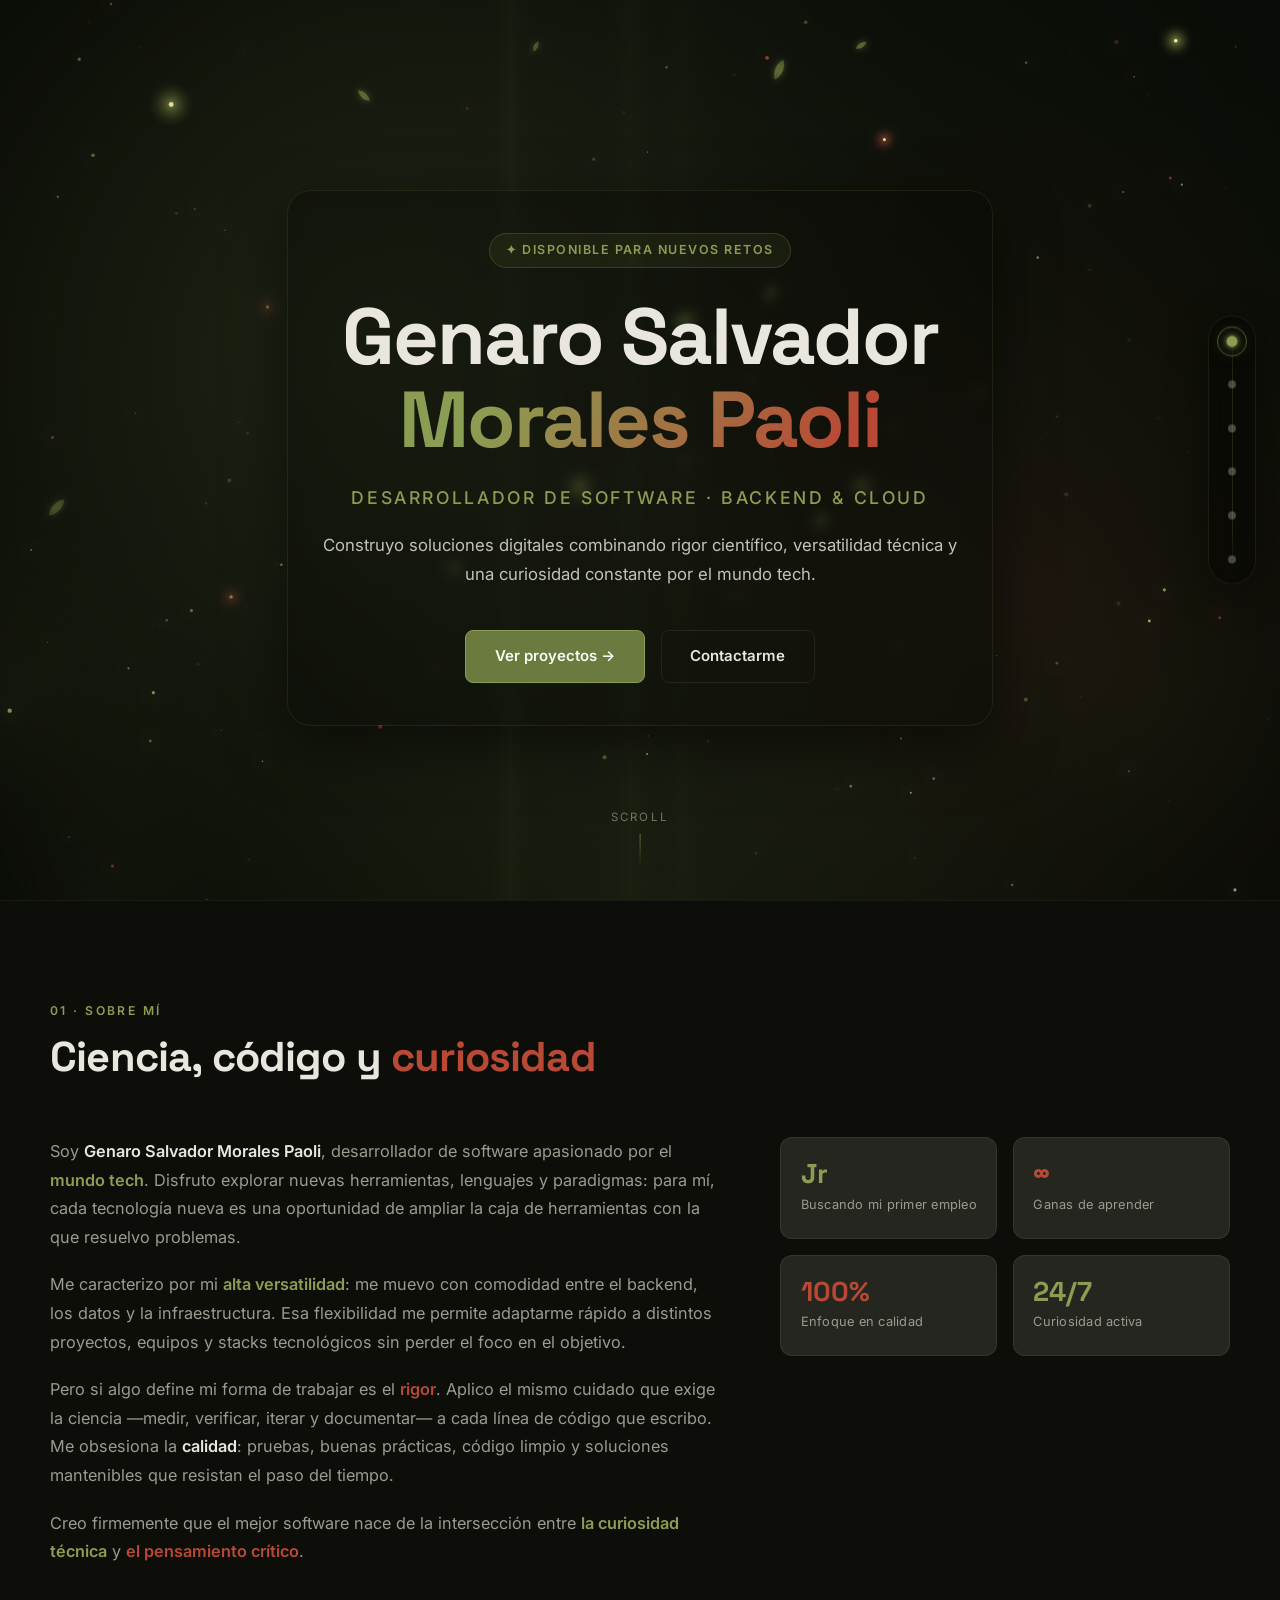
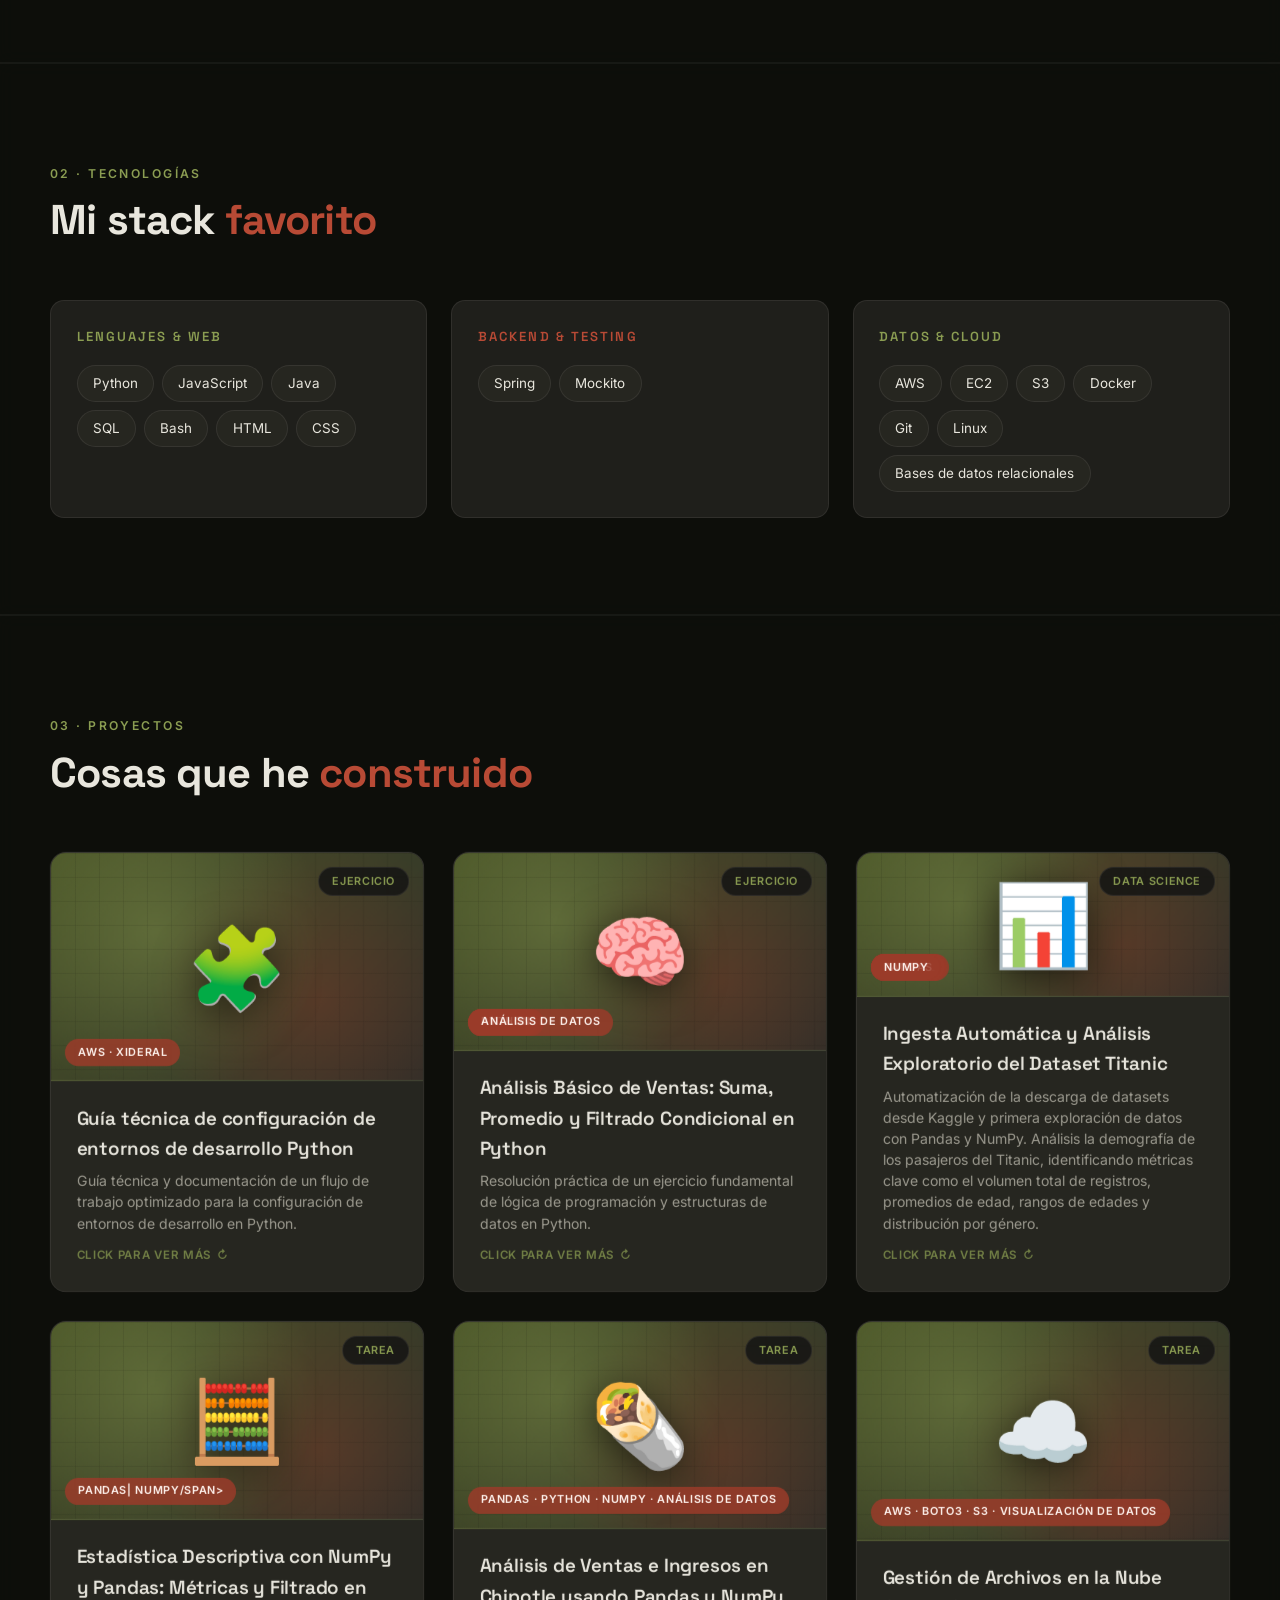
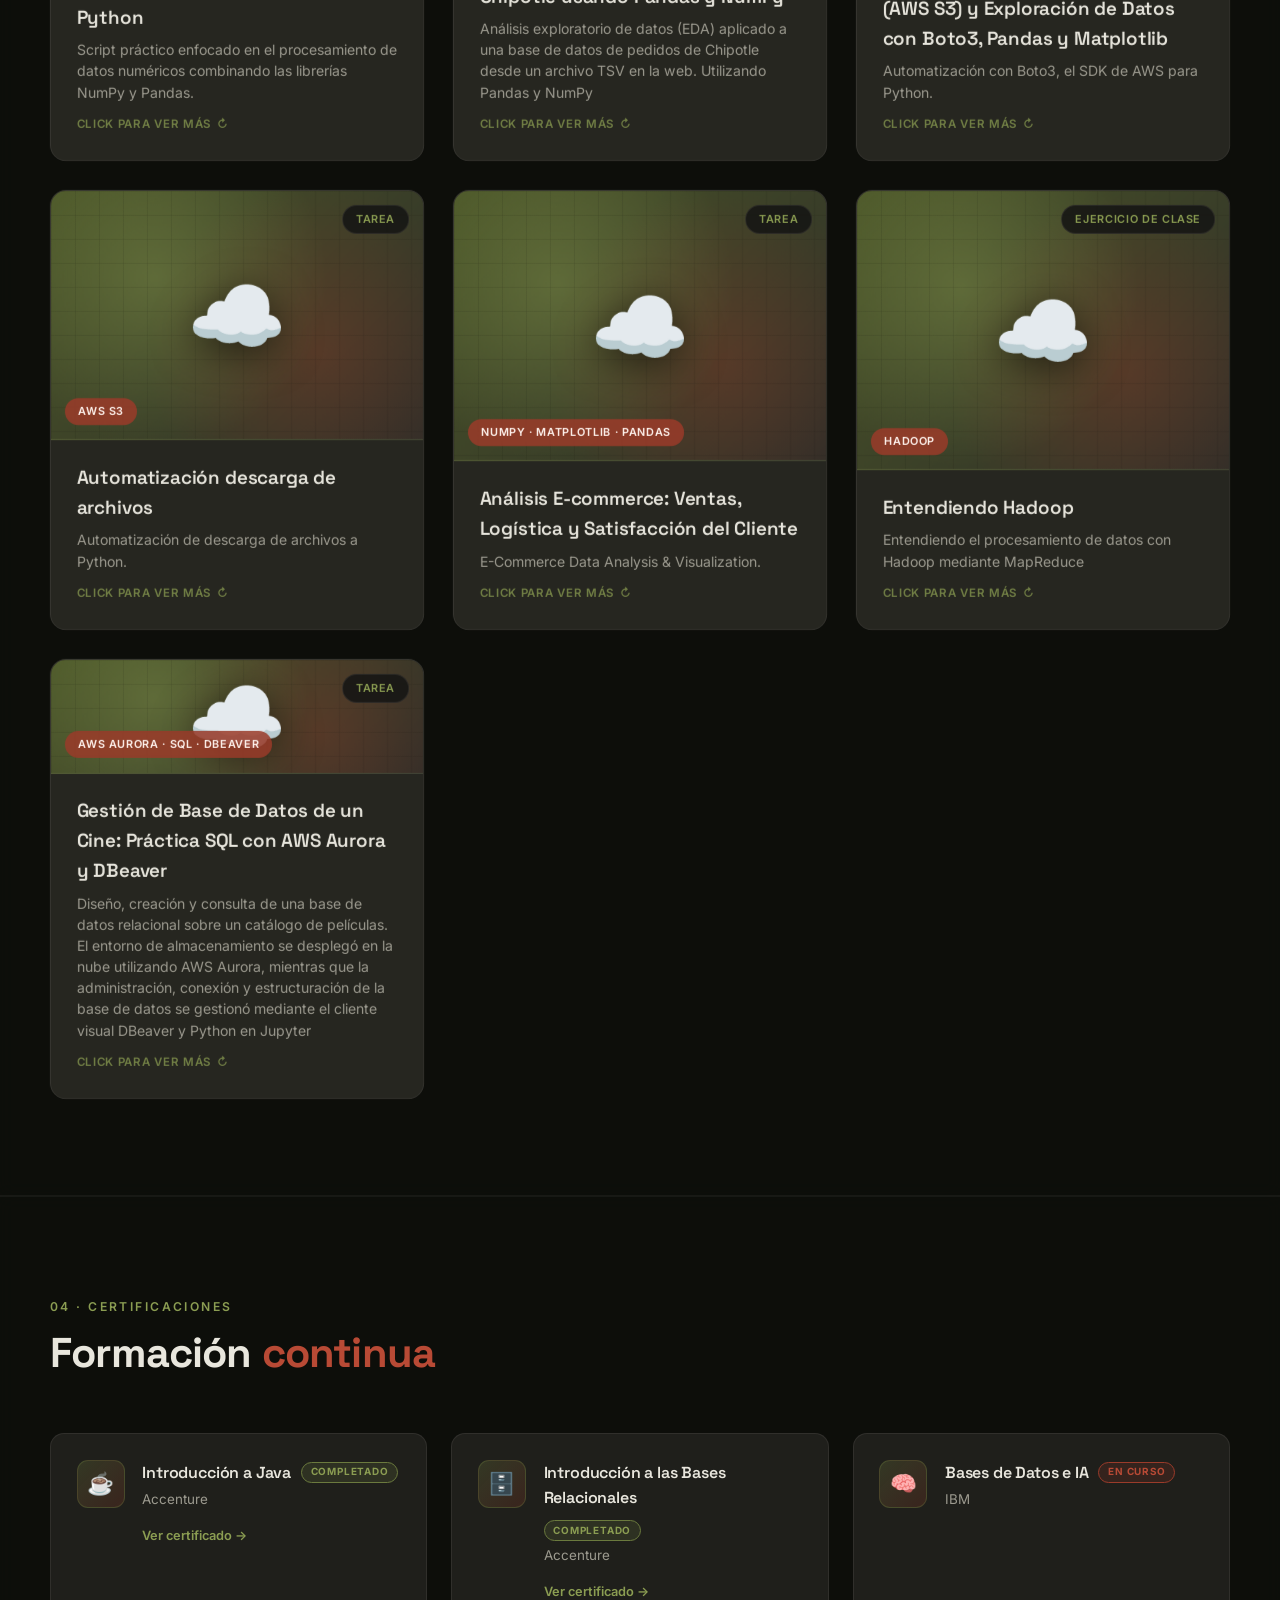
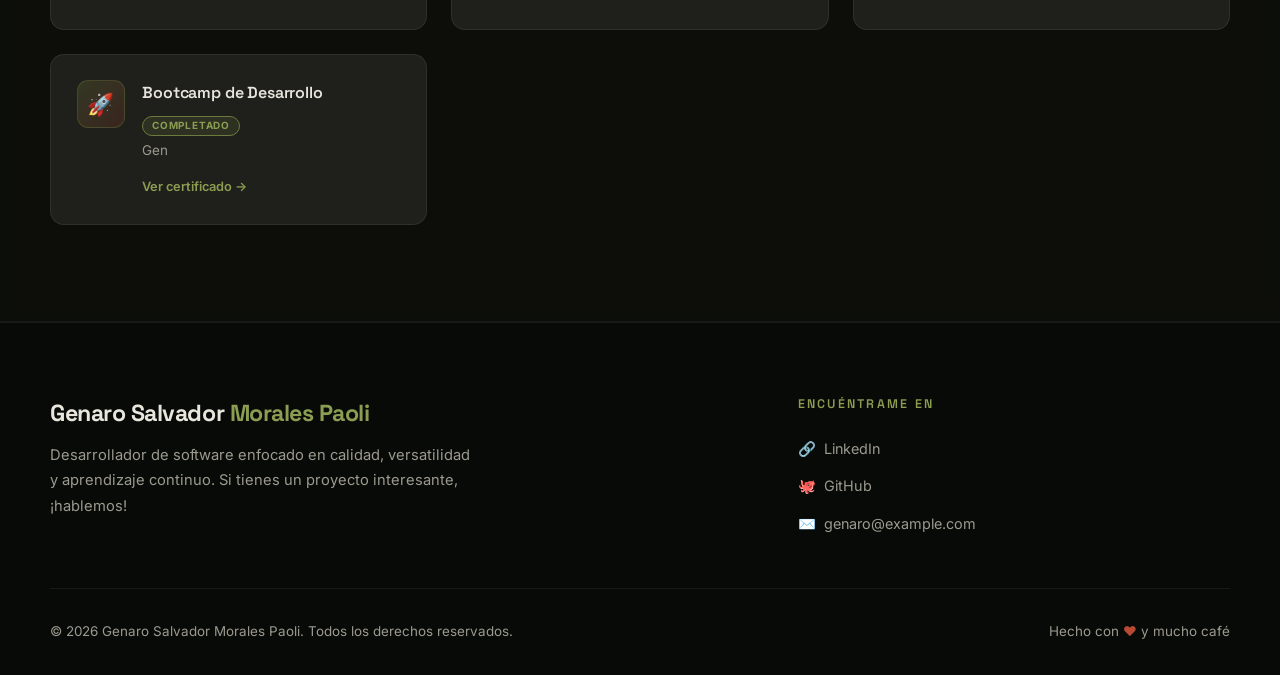
<file: index.html>
<!DOCTYPE html>
<html lang="es">
<head>
<meta charset="UTF-8">
<meta name="viewport" content="width=device-width, initial-scale=1.0">
<title>Genaro Salvador Morales Paoli · Portafolio</title>
<link rel="preconnect" href="https://fonts.googleapis.com">
<link rel="preconnect" href="https://fonts.gstatic.com" crossorigin>
<link href="https://fonts.googleapis.com/css2?family=Space+Grotesk:wght@400;500;600;700&family=Inter:wght@300;400;500;600&display=swap" rel="stylesheet">
<style>
  * { margin: 0; padding: 0; box-sizing: border-box; }

  :root {
    --olive: #6B7A3E;
    --olive-light: #8B9D52;
    --olive-dark: #4A5528;
    --black: #171714;
    --black-soft: #1F1F1B;
    --black-card: #262620;
    --black-elev: #2E2E28;
    --brick: #9B3B2A;
    --brick-light: #B84A35;
    --brick-dark: #6E2A1E;
    --text: #E8E6DD;
    --text-muted: #9C9A8F;
    --border: rgba(232, 230, 221, 0.08);
    --border-olive: rgba(107, 122, 62, 0.35);
    --border-brick: rgba(155, 59, 42, 0.4);
  }

  html { scroll-behavior: smooth; }
  body {
    font-family: 'Inter', sans-serif;
    background: #060705;
    color: var(--text);
    line-height: 1.6;
    overflow-x: hidden;
    -webkit-font-smoothing: antialiased;
    position: relative;
  }
  a { color: inherit; text-decoration: none; }
  img { max-width: 100%; display: block; }

  /* ============ CANVAS GLOBAL ============ */
  #gardenCanvas {
    position: fixed;
    top: 0; left: 0;
    width: 100vw;
    height: 100vh;
    display: block;
    z-index: 0;
    pointer-events: none;
  }

  /* ============ SIDE NAV (PESTAÑAS DERECHA) ============ */
  .side-nav {
    position: fixed;
    right: 1.5rem;
    top: 50%;
    transform: translateY(-50%);
    z-index: 90;
    display: flex;
    flex-direction: column;
    gap: 0.85rem;
    padding: 0.6rem 0.5rem;
    background: rgba(6, 7, 5, 0.55);
    backdrop-filter: blur(14px);
    -webkit-backdrop-filter: blur(14px);
    border: 1px solid rgba(107, 122, 62, 0.18);
    border-radius: 100px;
    box-shadow: 0 10px 40px rgba(0, 0, 0, 0.4);
  }
  .side-nav-item {
    position: relative;
    display: flex;
    align-items: center;
    justify-content: center;
    width: 30px;
    height: 30px;
    border-radius: 50%;
    cursor: pointer;
    transition: all 0.3s ease;
  }
  .side-nav-dot {
    width: 8px;
    height: 8px;
    border-radius: 50%;
    background: rgba(232, 230, 221, 0.28);
    transition: all 0.3s ease;
    position: relative;
  }
  .side-nav-item:hover .side-nav-dot {
    background: var(--olive-light);
    transform: scale(1.4);
    box-shadow: 0 0 12px rgba(139, 157, 82, 0.8);
  }
  .side-nav-item.active .side-nav-dot {
    background: var(--olive-light);
    box-shadow: 0 0 14px rgba(139, 157, 82, 0.9), 0 0 4px rgba(139, 157, 82, 1);
    transform: scale(1.35);
  }
  .side-nav-item.active::after {
    content: '';
    position: absolute;
    inset: 0;
    border-radius: 50%;
    border: 1px solid rgba(139, 157, 82, 0.5);
    animation: sidePulse 2s ease-in-out infinite;
  }
  @keyframes sidePulse {
    0%, 100% { transform: scale(1); opacity: 0.7; }
    50% { transform: scale(1.25); opacity: 0.15; }
  }

  .side-nav-label {
    position: absolute;
    right: calc(100% + 14px);
    top: 50%;
    transform: translateY(-50%) translateX(6px);
    padding: 0.35rem 0.8rem;
    background: rgba(6, 7, 5, 0.92);
    backdrop-filter: blur(8px);
    border: 1px solid rgba(139, 157, 82, 0.3);
    border-radius: 8px;
    font-size: 0.76rem;
    font-weight: 500;
    color: var(--text);
    white-space: nowrap;
    opacity: 0;
    pointer-events: none;
    transition: all 0.28s ease;
    letter-spacing: 0.02em;
  }
  .side-nav-item:hover .side-nav-label,
  .side-nav-item.label-show .side-nav-label {
    opacity: 1;
    transform: translateY(-50%) translateX(0);
  }

  .side-nav::before {
    content: '';
    position: absolute;
    top: 1.1rem;
    bottom: 1.1rem;
    left: 50%;
    width: 1px;
    background: linear-gradient(to bottom,
      transparent,
      rgba(107, 122, 62, 0.25) 15%,
      rgba(107, 122, 62, 0.25) 85%,
      transparent);
    z-index: -1;
  }

  /* ============ SECCIONES ============ */
  section {
    padding: 6rem 2rem;
    position: relative;
    z-index: 2;
  }
  .container { max-width: 1180px; margin: 0 auto; }

  .hero {
    min-height: 100vh;
    display: flex;
    align-items: center;
    justify-content: center;
    padding: 5rem 2rem 4rem;
    position: relative;
    z-index: 2;
  }

  #sobre-mi,
  #tecnologias,
  #proyectos,
  #certificaciones {
    background: rgba(15, 17, 13, 0.82);
    backdrop-filter: blur(8px);
    -webkit-backdrop-filter: blur(8px);
    border-top: 1px solid rgba(232, 230, 221, 0.05);
    border-bottom: 1px solid rgba(232, 230, 221, 0.05);
  }

  footer {
    position: relative;
    z-index: 2;
    background: rgba(10, 12, 9, 0.88);
    backdrop-filter: blur(10px);
    -webkit-backdrop-filter: blur(10px);
    border-top: 1px solid var(--border);
    padding: 4.5rem 2rem 2rem;
  }

  /* ============ HERO CONTENT ============ */
  .hero-content {
    position: relative;
    z-index: 3;
    text-align: center;
    max-width: 940px;
    background: rgba(6, 7, 5, 0.35);
    backdrop-filter: blur(6px);
    -webkit-backdrop-filter: blur(6px);
    padding: 2.6rem 2rem;
    border-radius: 24px;
    border: 1px solid rgba(107, 122, 62, 0.18);
    box-shadow: 0 20px 60px rgba(0, 0, 0, 0.5);
  }
  .hero-badge {
    display: inline-block;
    padding: 0.4rem 1rem;
    border: 1px solid var(--border-olive);
    border-radius: 100px;
    font-size: 0.78rem;
    color: var(--olive-light);
    background: rgba(107, 122, 62, 0.12);
    margin-bottom: 1.8rem;
    letter-spacing: 0.12em;
    text-transform: uppercase;
    font-weight: 600;
  }
  .hero h1 {
    font-family: 'Space Grotesk', sans-serif;
    font-size: clamp(2.4rem, 6.2vw, 5rem);
    font-weight: 700;
    line-height: 1.04;
    letter-spacing: -0.025em;
    margin-bottom: 1.4rem;
  }
  .hero h1 .gradient {
    background: linear-gradient(120deg, var(--olive-light) 20%, var(--brick-light) 90%);
    -webkit-background-clip: text;
    -webkit-text-fill-color: transparent;
    background-clip: text;
  }
  .hero-role {
    font-size: clamp(0.92rem, 1.6vw, 1.1rem);
    color: var(--olive-light);
    font-weight: 500;
    letter-spacing: 0.15em;
    text-transform: uppercase;
    margin-bottom: 1.2rem;
  }
  .hero-desc {
    font-size: 1.05rem;
    color: #C4C2B8;
    max-width: 640px;
    margin: 0 auto 2.6rem;
    line-height: 1.7;
  }
  .hero-actions {
    display: flex;
    gap: 1rem;
    justify-content: center;
    flex-wrap: wrap;
  }
  .btn {
    padding: 0.85rem 1.8rem;
    border-radius: 8px;
    font-size: 0.94rem;
    font-weight: 600;
    transition: all 0.25s ease;
    display: inline-flex;
    align-items: center;
    gap: 0.5rem;
    cursor: pointer;
    border: 1px solid transparent;
  }
  .btn-primary {
    background: var(--olive);
    color: #FAFAF5;
    border-color: var(--olive-light);
  }
  .btn-primary:hover {
    background: var(--olive-light);
    transform: translateY(-2px);
    box-shadow: 0 10px 28px rgba(107, 122, 62, 0.4);
  }
  .btn-ghost {
    background: transparent;
    color: var(--text);
    border-color: var(--border);
  }
  .btn-ghost:hover {
    border-color: var(--brick);
    color: var(--brick-light);
    transform: translateY(-2px);
  }

  .scroll-hint {
    position: absolute;
    bottom: 2rem;
    left: 50%;
    transform: translateX(-50%);
    z-index: 3;
    display: flex;
    flex-direction: column;
    align-items: center;
    gap: 0.5rem;
    font-size: 0.72rem;
    letter-spacing: 0.2em;
    text-transform: uppercase;
    color: var(--text-muted);
    opacity: 0.7;
  }
  .scroll-hint .line {
    width: 1px;
    height: 34px;
    background: linear-gradient(to bottom, var(--olive-light), transparent);
    animation: scrollPulse 2s ease-in-out infinite;
  }
  @keyframes scrollPulse {
    0%, 100% { transform: scaleY(1); opacity: 0.7; }
    50% { transform: scaleY(0.5); opacity: 0.3; }
  }

  /* ============ HEADERS ============ */
  .section-header { margin-bottom: 3.5rem; }
  .section-tag {
    display: inline-block;
    font-size: 0.76rem;
    letter-spacing: 0.2em;
    text-transform: uppercase;
    color: var(--olive-light);
    margin-bottom: 0.8rem;
    font-weight: 600;
  }
  .section-title {
    font-family: 'Space Grotesk', sans-serif;
    font-size: clamp(1.8rem, 3.6vw, 2.6rem);
    font-weight: 700;
    letter-spacing: -0.02em;
    line-height: 1.15;
  }
  .section-title .accent { color: var(--brick-light); }

  /* ============ SOBRE MÍ ============ */
  .about-grid {
    display: grid;
    grid-template-columns: 1.5fr 1fr;
    gap: 3.5rem;
    align-items: start;
  }
  .about-text p {
    color: var(--text-muted);
    font-size: 1.02rem;
    margin-bottom: 1.2rem;
    line-height: 1.75;
  }
  .about-text p:last-child { margin-bottom: 0; }
  .about-text strong { color: var(--text); font-weight: 600; }
  .hl-olive { color: var(--olive-light); font-weight: 600; }
  .hl-brick { color: var(--brick-light); font-weight: 600; }

  .about-facts { display: grid; grid-template-columns: 1fr 1fr; gap: 1rem; }
  .fact-card {
    background: var(--black-card);
    border: 1px solid var(--border);
    border-radius: 12px;
    padding: 1.4rem 1.2rem;
    transition: all 0.25s ease;
  }
  .fact-card:hover {
    border-color: var(--border-olive);
    transform: translateY(-3px);
    background: var(--black-elev);
  }
  .fact-card .fact-num {
    font-family: 'Space Grotesk', sans-serif;
    font-size: 1.7rem;
    font-weight: 700;
    color: var(--olive-light);
    line-height: 1;
    margin-bottom: 0.45rem;
  }
  .fact-card:nth-child(2) .fact-num,
  .fact-card:nth-child(3) .fact-num { color: var(--brick-light); }
  .fact-card .fact-label { font-size: 0.8rem; color: var(--text-muted); letter-spacing: 0.02em; }

  /* ============ TECNOLOGÍAS ============ */
  .tech-categories {
    display: grid;
    grid-template-columns: repeat(auto-fit, minmax(280px, 1fr));
    gap: 1.5rem;
  }
  .tech-cat {
    background: var(--black-soft);
    border: 1px solid var(--border);
    border-radius: 14px;
    padding: 1.6rem;
    transition: border-color 0.25s;
  }
  .tech-cat:hover { border-color: var(--border-olive); }
  .tech-cat h3 {
    font-family: 'Space Grotesk', sans-serif;
    font-size: 0.82rem;
    text-transform: uppercase;
    letter-spacing: 0.16em;
    color: var(--olive-light);
    margin-bottom: 1.1rem;
    font-weight: 600;
  }
  .tech-cat:nth-child(even) h3 { color: var(--brick-light); }
  .tech-pills { display: flex; flex-wrap: wrap; gap: 0.5rem; }
  .pill {
    padding: 0.42rem 0.95rem;
    background: var(--black-card);
    border: 1px solid var(--border);
    border-radius: 100px;
    font-size: 0.84rem;
    color: var(--text);
    transition: all 0.2s ease;
    cursor: default;
  }
  .pill:hover { border-color: var(--olive); color: var(--olive-light); transform: translateY(-2px); }
  .pill.brick:hover { border-color: var(--brick); color: var(--brick-light); }

  /* ============ PROYECTOS — FLIP CARDS ============ */
  .projects-grid {
    display: grid;
    grid-template-columns: repeat(auto-fit, minmax(320px, 1fr));
    gap: 1.8rem;
  }
  .project-card {
    perspective: 1600px;
    height: 440px;
    cursor: pointer;
    transition: translate 0.35s ease;
  }
  .project-card:hover { translate: 0 -6px; }

  .project-card-inner {
    position: relative;
    width: 100%;
    height: 100%;
    transition: transform 0.9s cubic-bezier(0.4, 0, 0.2, 1);
    transform-style: preserve-3d;
    -webkit-transform-style: preserve-3d;
  }
  .project-card.flipped .project-card-inner {
    transform: rotateY(180deg);
  }

  .project-face {
    position: absolute;
    inset: 0;
    border-radius: 16px;
    overflow: hidden;
    display: flex;
    flex-direction: column;
    background: var(--black-card);
    border: 1px solid var(--border);
    transition: border-color 0.3s ease, box-shadow 0.3s ease;
    backface-visibility: hidden;
    -webkit-backface-visibility: hidden;
    transform-style: preserve-3d;
    -webkit-transform-style: preserve-3d;
    will-change: transform;
  }

  .project-cover::before,
  .project-cover::after,
  .project-back-cover::before {
    backface-visibility: hidden;
    -webkit-backface-visibility: hidden;
  }

  .project-front {
    transform: rotateY(0deg) translateZ(1px);
    z-index: 2;
  }
  .project-back {
    transform: rotateY(180deg) translateZ(1px);
    z-index: 1;
    background: linear-gradient(160deg, #22221d 0%, #1a1a16 100%);
    border-color: rgba(139, 157, 82, 0.25) !important;
    padding: 1.5rem 1.5rem 1.6rem;
  }
  .project-card:hover .project-face {
    border-color: var(--border-olive);
    box-shadow: 0 22px 44px rgba(0, 0, 0, 0.5);
  }
  .project-card:hover .project-back {
    border-color: rgba(139, 157, 82, 0.55) !important;
  }

  /* Portada (frontal) */
  .project-cover {
    flex: 1;
    position: relative;
    overflow: hidden;
    display: flex;
    align-items: center;
    justify-content: center;
    background: linear-gradient(135deg, var(--olive-dark), var(--black-elev));
    border-bottom: 1px solid var(--border);
  }
  .project-cover::before {
    content: '';
    position: absolute;
    inset: 0;
    background-image:
      radial-gradient(circle at 28% 35%, rgba(139, 157, 82, 0.4), transparent 55%),
      radial-gradient(circle at 72% 65%, rgba(155, 59, 42, 0.32), transparent 55%);
  }
  .project-cover::after {
    content: '';
    position: absolute;
    inset: 0;
    background-image:
      linear-gradient(rgba(23, 23, 20, 0.15) 1px, transparent 1px),
      linear-gradient(90deg, rgba(23, 23, 20, 0.15) 1px, transparent 1px);
    background-size: 24px 24px;
    opacity: 0.6;
  }
  .cover-icon {
    font-size: 5rem;
    position: relative;
    z-index: 2;
    filter: drop-shadow(0 8px 20px rgba(0, 0, 0, 0.6));
    transition: transform 0.5s ease;
  }
  .project-card:hover .cover-icon {
    transform: scale(1.1) rotate(-4deg);
  }
  .cover-label {
    position: absolute;
    top: 0.9rem;
    right: 0.9rem;
    padding: 0.3rem 0.8rem;
    background: rgba(23, 23, 20, 0.9);
    border: 1px solid var(--border);
    border-radius: 100px;
    font-size: 0.68rem;
    color: var(--olive-light);
    letter-spacing: 0.06em;
    text-transform: uppercase;
    font-weight: 600;
    z-index: 3;
  }
  .cover-tag {
    position: absolute;
    bottom: 0.9rem;
    left: 0.9rem;
    padding: 0.3rem 0.8rem;
    background: rgba(155, 59, 42, 0.85);
    border-radius: 100px;
    font-size: 0.68rem;
    color: #FFF3EE;
    letter-spacing: 0.06em;
    text-transform: uppercase;
    font-weight: 600;
    z-index: 3;
  }

  /* Info en frontal */
  .project-front-info {
    padding: 1.4rem 1.6rem 1.5rem;
  }
  .project-front-info h3 {
    font-family: 'Space Grotesk', sans-serif;
    font-size: 1.18rem;
    font-weight: 600;
    margin-bottom: 0.4rem;
    letter-spacing: -0.01em;
  }
  .project-front-info p {
    color: var(--text-muted);
    font-size: 0.88rem;
    line-height: 1.5;
  }
  .click-hint {
    display: inline-flex;
    align-items: center;
    gap: 0.35rem;
    font-size: 0.72rem;
    color: var(--olive-light);
    margin-top: 0.8rem;
    letter-spacing: 0.06em;
    text-transform: uppercase;
    font-weight: 600;
    opacity: 0.75;
  }
  .click-hint .arrow {
    display: inline-block;
    animation: clickHint 1.8s ease-in-out infinite;
  }
  @keyframes clickHint {
    0%, 100% { transform: rotate(0deg); }
    50% { transform: rotate(90deg); }
  }

  /* Info en reverso */
  .project-back-cover {
    height: 90px;
    border-radius: 10px;
    margin-bottom: 1.1rem;
    background: linear-gradient(135deg, rgba(74, 85, 40, 0.5), rgba(23, 23, 20, 0.9));
    display: flex;
    align-items: center;
    justify-content: center;
    font-size: 2.6rem;
    position: relative;
    overflow: hidden;
    border: 1px solid rgba(139, 157, 82, 0.2);
    box-shadow: inset 0 0 20px rgba(0, 0, 0, 0.4);
  }
  .project-back-cover::before {
    content: '';
    position: absolute;
    inset: 0;
    background-image:
      radial-gradient(circle at 30% 40%, rgba(139, 157, 82, 0.35), transparent 60%),
      radial-gradient(circle at 70% 60%, rgba(155, 59, 42, 0.25), transparent 60%);
    pointer-events: none;
  }
  .project-back-cover span {
    position: relative;
    z-index: 2;
    filter: drop-shadow(0 4px 12px rgba(0, 0, 0, 0.5));
  }

  .project-back h3 {
    font-family: 'Space Grotesk', sans-serif;
    font-size: 1.15rem;
    font-weight: 600;
    margin-bottom: 0.5rem;
    letter-spacing: -0.01em;
  }
  .project-back p {
    color: var(--text-muted);
    font-size: 0.88rem;
    line-height: 1.6;
    margin-bottom: 1.2rem;
    flex: 1;
  }
  .project-back .btn-view {
    display: inline-flex;
    align-items: center;
    justify-content: center;
    gap: 0.4rem;
    padding: 0.7rem 1.3rem;
    background: var(--olive);
    color: #FAFAF5;
    border: 1px solid var(--olive-light);
    border-radius: 8px;
    font-size: 0.85rem;
    font-weight: 600;
    transition: all 0.25s ease;
    align-self: flex-start;
    cursor: pointer;
  }
  .project-back .btn-view:hover {
    background: var(--olive-light);
    transform: translateY(-2px);
    box-shadow: 0 8px 24px rgba(107, 122, 62, 0.45);
  }
  .back-close-hint {
    position: absolute;
    bottom: 1rem;
    right: 1.2rem;
    font-size: 0.7rem;
    color: var(--text-muted);
    letter-spacing: 0.08em;
    text-transform: uppercase;
    opacity: 0.6;
  }

  /* ============ CERTIFICACIONES ============ */
  .certs-grid {
    display: grid;
    grid-template-columns: repeat(auto-fit, minmax(300px, 1fr));
    gap: 1.5rem;
  }
  .cert-card {
    background: var(--black-soft);
    border: 1px solid var(--border);
    border-radius: 14px;
    padding: 1.6rem;
    display: flex;
    gap: 1.1rem;
    align-items: flex-start;
    transition: all 0.28s ease;
    position: relative;
  }
  .cert-card:hover {
    border-color: var(--border-brick);
    transform: translateY(-4px);
    background: var(--black-card);
    box-shadow: 0 14px 32px rgba(155, 59, 42, 0.15);
  }
  .cert-icon {
    flex-shrink: 0;
    width: 48px;
    height: 48px;
    border-radius: 11px;
    background: linear-gradient(135deg, rgba(107, 122, 62, 0.28), rgba(155, 59, 42, 0.22));
    border: 1px solid var(--border-olive);
    display: flex;
    align-items: center;
    justify-content: center;
    font-size: 1.35rem;
  }
  .cert-info { flex: 1; }
  .cert-header {
    display: flex;
    align-items: center;
    gap: 0.6rem;
    flex-wrap: wrap;
    margin-bottom: 0.25rem;
  }
  .cert-info h4 {
    font-family: 'Space Grotesk', sans-serif;
    font-size: 1rem;
    font-weight: 600;
    letter-spacing: -0.01em;
  }
  .cert-status {
    display: inline-block;
    padding: 0.15rem 0.55rem;
    font-size: 0.62rem;
    border-radius: 100px;
    font-weight: 700;
    letter-spacing: 0.08em;
    text-transform: uppercase;
    white-space: nowrap;
    line-height: 1.4;
  }
  .cert-status.completed {
    background: rgba(107, 122, 62, 0.2);
    border: 1px solid var(--olive);
    color: var(--olive-light);
  }
  .cert-status.progress {
    background: rgba(155, 59, 42, 0.18);
    border: 1px solid var(--brick);
    color: var(--brick-light);
  }
  .cert-issuer {
    font-size: 0.84rem;
    color: var(--text-muted);
    margin-bottom: 0.7rem;
    display: block;
  }
  .cert-link {
    font-size: 0.8rem;
    color: var(--olive-light);
    font-weight: 600;
    display: inline-flex;
    align-items: center;
    gap: 0.35rem;
    transition: color 0.25s, gap 0.25s;
  }
  .cert-link:hover { color: var(--brick-light); gap: 0.6rem; }

  /* ============ FOOTER ============ */
  .footer-content {
    max-width: 1180px;
    margin: 0 auto;
    display: grid;
    grid-template-columns: 1.6fr 1fr;
    gap: 3.5rem;
    margin-bottom: 3rem;
  }
  .footer-brand h3 {
    font-family: 'Space Grotesk', sans-serif;
    font-size: 1.45rem;
    margin-bottom: 0.7rem;
    letter-spacing: -0.02em;
  }
  .footer-brand h3 span { color: var(--olive-light); }
  .footer-brand p { color: var(--text-muted); font-size: 0.92rem; max-width: 420px; line-height: 1.7; }
  .footer-social h4 {
    font-family: 'Space Grotesk', sans-serif;
    font-size: 0.78rem;
    text-transform: uppercase;
    letter-spacing: 0.18em;
    color: var(--olive-light);
    margin-bottom: 1rem;
    font-weight: 600;
  }
  .footer-social a {
    display: inline-flex;
    align-items: center;
    gap: 0.55rem;
    color: var(--text-muted);
    font-size: 0.9rem;
    padding: 0.35rem 0;
    transition: color 0.25s;
  }
  .footer-social a:hover { color: var(--olive-light); }
  .footer-social .social-list { display: flex; flex-direction: column; gap: 0.2rem; }
  .footer-bottom {
    max-width: 1180px;
    margin: 0 auto;
    padding-top: 2rem;
    border-top: 1px solid var(--border);
    display: flex;
    justify-content: space-between;
    align-items: center;
    flex-wrap: wrap;
    gap: 1rem;
    font-size: 0.84rem;
    color: var(--text-muted);
  }
  .footer-bottom .heart { color: var(--brick-light); }

  /* ============ REVEAL ============ */
  .reveal { opacity: 0; transform: translateY(24px); transition: opacity 0.7s ease, transform 0.7s ease; }
  .reveal.visible { opacity: 1; transform: translateY(0); }

  /* ============ RESPONSIVE ============ */
  @media (max-width: 860px) {
    section { padding: 4.5rem 1.4rem; }
    .hero { padding: 5rem 1.4rem 3rem; }
    .hero-content { padding: 1.8rem 1.2rem; }
    .about-grid { grid-template-columns: 1fr; gap: 2.2rem; }
    .footer-content { grid-template-columns: 1fr; gap: 2.2rem; }
    .footer-bottom { justify-content: center; text-align: center; }
    .side-nav {
      right: 0.7rem;
      gap: 0.6rem;
      padding: 0.5rem 0.35rem;
    }
    .side-nav-item { width: 26px; height: 26px; }
    .side-nav-dot { width: 7px; height: 7px; }
    .project-card { height: 460px; }
  }
  @media (max-width: 480px) {
    .hero-actions { flex-direction: column; width: 100%; }
    .btn { justify-content: center; width: 100%; }
    .projects-grid { grid-template-columns: 1fr; }
    .about-facts { grid-template-columns: 1fr; }

    .side-nav {
      top: auto;
      bottom: 1rem;
      right: auto;
      left: 50%;
      transform: translateX(-50%);
      flex-direction: row;
      gap: 0.4rem;
      padding: 0.5rem 0.8rem;
      border-radius: 100px;
    }
    .side-nav::before {
      top: 50%;
      left: 1rem;
      right: 1rem;
      bottom: auto;
      width: auto;
      height: 1px;
      background: linear-gradient(to right,
        transparent,
        rgba(107, 122, 62, 0.25) 15%,
        rgba(107, 122, 62, 0.25) 85%,
        transparent);
    }
    .side-nav-label {
      right: auto;
      top: auto;
      bottom: calc(100% + 12px);
      left: 50%;
      transform: translateX(-50%) translateY(6px);
    }
    .side-nav-item:hover .side-nav-label,
    .side-nav-item.label-show .side-nav-label {
      transform: translateX(-50%) translateY(0);
    }
  }
</style>
</head>
<body>

<!-- ============ CANVAS GLOBAL ============ -->
<canvas id="gardenCanvas"></canvas>

<!-- ============ SIDE NAV ============ -->
<nav class="side-nav" aria-label="Navegación rápida">
  <a href="#hero" class="side-nav-item active" data-section="hero">
    <span class="side-nav-label">Inicio</span>
    <span class="side-nav-dot"></span>
  </a>
  <a href="#sobre-mi" class="side-nav-item" data-section="sobre-mi">
    <span class="side-nav-label">Sobre mí</span>
    <span class="side-nav-dot"></span>
  </a>
  <a href="#tecnologias" class="side-nav-item" data-section="tecnologias">
    <span class="side-nav-label">Tecnologías</span>
    <span class="side-nav-dot"></span>
  </a>
  <a href="#proyectos" class="side-nav-item" data-section="proyectos">
    <span class="side-nav-label">Proyectos</span>
    <span class="side-nav-dot"></span>
  </a>
  <a href="#certificaciones" class="side-nav-item" data-section="certificaciones">
    <span class="side-nav-label">Certificaciones</span>
    <span class="side-nav-dot"></span>
  </a>
  <a href="#contacto" class="side-nav-item" data-section="contacto">
    <span class="side-nav-label">Contacto</span>
    <span class="side-nav-dot"></span>
  </a>
</nav>

<!-- ============ HERO ============ -->
<header class="hero" id="hero">
  <div class="hero-content">
    <span class="hero-badge">✦ Disponible para nuevos retos</span>
    <h1>
      Genaro Salvador<br>
      <span class="gradient">Morales Paoli</span>
    </h1>
    <p class="hero-role">Desarrollador de Software · Backend & Cloud</p>
    <p class="hero-desc">
      Construyo soluciones digitales combinando rigor científico, versatilidad técnica
      y una curiosidad constante por el mundo tech.
    </p>
    <div class="hero-actions">
      <a href="#proyectos" class="btn btn-primary">Ver proyectos →</a>
      <a href="#contacto" class="btn btn-ghost">Contactarme</a>
    </div>
  </div>
  <div class="scroll-hint">
    <span>Scroll</span>
    <span class="line"></span>
  </div>
</header>

<!-- ============ SOBRE MÍ ============ -->
<section id="sobre-mi">
  <div class="container">
    <div class="section-header reveal">
      <span class="section-tag">01 · Sobre mí</span>
      <h2 class="section-title">Ciencia, código y <span class="accent">curiosidad</span></h2>
    </div>

    <div class="about-grid">
      <div class="about-text reveal">
        <p>
          Soy <strong>Genaro Salvador Morales Paoli</strong>, desarrollador de software
          apasionado por el <span class="hl-olive">mundo tech</span>. Disfruto explorar
          nuevas herramientas, lenguajes y paradigmas: para mí, cada tecnología nueva es
          una oportunidad de ampliar la caja de herramientas con la que resuelvo problemas.
        </p>
        <p>
          Me caracterizo por mi <span class="hl-olive">alta versatilidad</span>: me muevo
          con comodidad entre el backend, los datos y la infraestructura.
          Esa flexibilidad me permite adaptarme rápido a distintos proyectos, equipos y
          stacks tecnológicos sin perder el foco en el objetivo.
        </p>
        <p>
          Pero si algo define mi forma de trabajar es el <span class="hl-brick">rigor</span>.
          Aplico el mismo cuidado que exige la ciencia —medir, verificar, iterar y documentar—
          a cada línea de código que escribo. Me obsesiona la <strong>calidad</strong>:
          pruebas, buenas prácticas, código limpio y soluciones mantenibles que resistan
          el paso del tiempo.
        </p>
        <p>
          Creo firmemente que el mejor software nace de la intersección entre
          <span class="hl-olive">la curiosidad técnica</span> y
          <span class="hl-brick">el pensamiento crítico</span>.
        </p>
      </div>

      <div class="about-facts reveal">
        <div class="fact-card">
          <div class="fact-num">Jr</div>
          <div class="fact-label">Buscando mi primer empleo</div>
        </div>
        <div class="fact-card">
          <div class="fact-num">∞</div>
          <div class="fact-label">Ganas de aprender</div>
        </div>
        <div class="fact-card">
          <div class="fact-num">100%</div>
          <div class="fact-label">Enfoque en calidad</div>
        </div>
        <div class="fact-card">
          <div class="fact-num">24/7</div>
          <div class="fact-label">Curiosidad activa</div>
        </div>
      </div>
    </div>
  </div>
</section>

<!-- ============ TECNOLOGÍAS ============ -->
<section id="tecnologias">
  <div class="container">
    <div class="section-header reveal">
      <span class="section-tag">02 · Tecnologías</span>
      <h2 class="section-title">Mi stack <span class="accent">favorito</span></h2>
    </div>

    <div class="tech-categories">
      <div class="tech-cat reveal">
        <h3>Lenguajes & Web</h3>
        <div class="tech-pills">
          <span class="pill">Python</span>
          <span class="pill">JavaScript</span>
          <span class="pill">Java</span>
          <span class="pill">SQL</span>
          <span class="pill">Bash</span>
          <span class="pill">HTML</span>
          <span class="pill">CSS</span>
        </div>
      </div>

      <div class="tech-cat reveal">
        <h3>Backend & Testing</h3>
        <div class="tech-pills">
          <span class="pill brick">Spring</span>
          <span class="pill brick">Mockito</span>
        </div>
      </div>

      <div class="tech-cat reveal">
        <h3>Datos & Cloud</h3>
        <div class="tech-pills">
          <span class="pill">AWS</span>
          <span class="pill">EC2</span>
          <span class="pill">S3</span>
          <span class="pill">Docker</span>
          <span class="pill">Git</span>
          <span class="pill">Linux</span>
          <span class="pill">Bases de datos relacionales</span>
        </div>
      </div>
    </div>
  </div>
</section>
<!-- ============ PROYECTOS ============ -->
<section id="proyectos">
  <div class="container">
    <div class="section-header reveal">
      <span class="section-tag">03 · Proyectos</span>
      <h2 class="section-title">Cosas que he <span class="accent">construido</span></h2>
    </div>

    <div class="projects-grid">

      <!--  Ejercicio 2 -->
      <article class="project-card reveal" data-project>
        <div class="project-card-inner">
          <div class="project-face project-front">
            <div class="project-cover">
              <span class="cover-label">Ejercicio</span>
              <span class="cover-icon">🧩</span>
              <span class="cover-tag">AWS · Xideral</span>
            </div>
            <div class="project-front-info">
              <h3>Guía técnica de configuración de entornos de desarrollo Python</h3>
              <p>Guía técnica y documentación de un flujo de trabajo optimizado para la configuración 
                de entornos de desarrollo en Python. </p>
              <span class="click-hint">Click para ver más <span class="arrow">↻</span></span>
            </div>
          </div>
          <div class="project-face project-back">
            <div class="project-back-cover"><span>🧩</span></div>
            <h3>Guía técnica de configuración de entornos de desarrollo Python</h3>
            <p>
              Guía técnica y documentación de un flujo de trabajo optimizado para la configuración 
                de entornos de desarrollo en Python.
            </p>
            <a href="Xideral/Proyectos/Untitled.html"
               target="_blank" rel="noopener" class="btn-view">
              Ver cuaderno →
            </a>
            <span class="back-close-hint">Click para cerrar</span>
          </div>
        </div>
      </article>

      <!--  Ejercicio 3 -->
      <article class="project-card reveal" data-project>
        <div class="project-card-inner">
          <div class="project-face project-front">
            <div class="project-cover">
              <span class="cover-label">Ejercicio</span>
              <span class="cover-icon">🧠</span>
              <span class="cover-tag">Lógica</span>
              <span class="cover-tag">Python</span>
              <span class="cover-tag">Análisis de datos</span>
            </div>
            <div class="project-front-info">
              <h3>Análisis Básico de Ventas: Suma, Promedio y Filtrado Condicional en Python</h3>
              <p>Resolución práctica de un ejercicio fundamental de lógica de programación y estructuras de datos en Python.</p>
              <span class="click-hint">Click para ver más <span class="arrow">↻</span></span>
            </div>
          </div>
          <div class="project-face project-back">
            <div class="project-back-cover"><span>🧠</span></div>
            <h3>EAnálisis Básico de Ventas: Suma, Promedio y Filtrado Condicional en Python</h3>
            <p>
              Resolución práctica de un ejercicio fundamental de lógica de programación y estructuras de datos en Python.
            </p>
            <a href="Xideral/Proyectos/Problema.html"
               target="_blank" rel="noopener" class="btn-view">
              Ver cuaderno →
            </a>
            <span class="back-close-hint">Click para cerrar</span>
          </div>
        </div>
      </article>

      <!-- Ejercicio 4 -->
      <article class="project-card reveal" data-project>
        <div class="project-card-inner">
          <div class="project-face project-front">
            <div class="project-cover">
              <span class="cover-label">Data Science</span>
              <span class="cover-icon">📊</span>
              <span class="cover-tag">Kaggle</span>
              <span class="cover-tag">Python</span>
              <span class="cover-tag">Xideral</span>
              <span class="cover-tag">Pandas</span>
              <span class="cover-tag">Numpy</span>
            </div>
            <div class="project-front-info">
              <h3>Ingesta Automática y Análisis Exploratorio del Dataset Titanic</h3>
              <p>Automatización de la descarga de datasets desde Kaggle y primera exploración de datos con Pandas y NumPy. 
             Análisis la demografía de los pasajeros del Titanic, identificando métricas clave como el volumen total de registros, 
             promedios de edad, rangos de edades y distribución por género.</p>
              <span class="click-hint">Click para ver más <span class="arrow">↻</span></span>
            </div>
          </div>
          <div class="project-face project-back">
            <div class="project-back-cover"><span>📊</span></div>
            <h3>Ingesta Automática y Análisis Exploratorio del Dataset Titanic</h3>
            <p>
             Automatización de la descarga de datasets desde Kaggle y primera exploración de datos con Pandas y NumPy. 
             Análisis la demografía de los pasajeros del Titanic, identificando métricas clave como el volumen total de registros, 
             promedios de edad, rangos de edades y distribución por género.
            </p>
            <a href="Xideral/Proyectos/PracticaKaggle.html"
               target="_blank" rel="noopener" class="btn-view">
              Ver cuaderno →
            </a>
            <span class="back-close-hint">Click para cerrar</span>
          </div>
        </div>
      </article>

      <!--  Ejercicio 5 -->
      <article class="project-card reveal" data-project>
        <div class="project-card-inner">
          <div class="project-face project-front">
            <div class="project-cover">
              <span class="cover-label">Tarea</span>
              <span class="cover-icon">🧮</span>
              <span class="cover-tag">Pandas| NumPy/span>
            </div>
            <div class="project-front-info">
              <h3>Estadística Descriptiva con NumPy y Pandas: Métricas y Filtrado en Python</h3>
              <p>Script práctico enfocado en el procesamiento de datos numéricos combinando las librerías NumPy y Pandas.</p>
              <span class="click-hint">Click para ver más <span class="arrow">↻</span></span>
            </div>
          </div>
          <div class="project-face project-back">
            <div class="project-back-cover"><span>🧮</span></div>
            <h3>Estadística Descriptiva con NumPy y Pandas: Métricas y Filtrado en Python</h3>
            <p>
              CScript práctico enfocado en el procesamiento de datos numéricos combinando las librerías NumPy y Pandas.
            </p>
            <a href="Xideral/Proyectos/Calculadora_.html"
               target="_blank" rel="noopener" class="btn-view">
              Ver cuaderno →
            </a>
            <span class="back-close-hint">Click para cerrar</span>
          </div>
        </div>
      </article>

      <!-- Ejercicio 6 -->
      <article class="project-card reveal" data-project>
        <div class="project-card-inner">
          <div class="project-face project-front">
            <div class="project-cover">
              <span class="cover-label">Tarea</span>
              <span class="cover-icon">🌯</span>
              <span class="cover-tag">Pandas · Python · Numpy · Análisis de datos</span>
            </div>
            <div class="project-front-info">
              <h3>Análisis de Ventas e Ingresos en Chipotle usando Pandas y NumPy</h3>
              <p>Análisis exploratorio de datos (EDA) aplicado a una base de datos de pedidos de Chipotle desde un archivo TSV en la web. Utilizando Pandas y NumPy</p>
              <span class="click-hint">Click para ver más <span class="arrow">↻</span></span>
            </div>
          </div>
          <div class="project-face project-back">
            <div class="project-back-cover"><span>🌯</span></div>
            <h3>Análisis de Ventas e Ingresos en Chipotle usando Pandas y NumPy</h3>
            <p>
              Análisis exploratorio de datos (EDA) aplicado a una base de datos de pedidos de Chipotle desde un archivo TSV en la web. Utilizando Pandas y NumPy
            </p>
            <a href="Xideral/Proyectos/Chipocle_items.html"
               target="_blank" rel="noopener" class="btn-view">
              Ver cuaderno →
            </a>
            <span class="back-close-hint">Click para cerrar</span>
          </div>
        </div>
      </article>

      <!-- Ejercicio 7 -->
      <article class="project-card reveal" data-project>
        <div class="project-card-inner">
          <div class="project-face project-front">
            <div class="project-cover">
              <span class="cover-label">Tarea</span>
              <span class="cover-icon">☁️</span>
              <span class="cover-tag">AWS · Boto3 · s3 · Visualización de datos</span>
            </div>
            <div class="project-front-info">
              <h3>Gestión de Archivos en la Nube (AWS S3) y Exploración de Datos con Boto3, Pandas y Matplotlib</h3>
              <p>Automatización con Boto3, el SDK de AWS para Python.</p>
              <span class="click-hint">Click para ver más <span class="arrow">↻</span></span>
            </div>
          </div>
          <div class="project-face project-back">
            <div class="project-back-cover"><span>☁️</span></div>
            <h3>Gestión de Archivos en la Nube (AWS S3) y Exploración de Datos con Boto3, Pandas y Matplotlib</h3>
            <p>
              Ejercicio de automatización en la nube usando Boto3 para interactuar
              con servicios de AWS: crear, listar y gestionar recursos desde Python.
            </p>
            <a href="Xideral/Proyectos/Boto3_.html"
               target="_blank" rel="noopener" class="btn-view">
              Ver cuaderno →
            </a>
            <span class="back-close-hint">Click para cerrar</span>
          </div>
        </div>
      </article>
      <!-- Ejercicio 8 -->
      <article class="project-card reveal" data-project>
        <div class="project-card-inner">
          <div class="project-face project-front">
            <div class="project-cover">
              <span class="cover-label">Tarea</span>
              <span class="cover-icon">☁️</span>
              <span class="cover-tag">AWS s3</span>
            </div>
            <div class="project-front-info">
              <h3>Automatización descarga de archivos</h3>
              <p>Automatización de descarga de archivos a Python.</p>
              <span class="click-hint">Click para ver más <span class="arrow">↻</span></span>
            </div>
          </div>
          <div class="project-face project-back">
            <div class="project-back-cover"><span>☁️</span></div>
            <h3>Obtención de archivos</h3>
            <p>
              Ejercicio de automatización de descarga y transferencia masiva de datasets de la NYC TLC por rango de fechas y tipo de vehículo 
              hacia una estructura organizada en un bucket de Amazon S3, omitiendo de forma segura aquellos archivos que aún no se encuentren publicados.
            </p>
            <a href="Xideral/Proyectos/archivos parquet.html"
               target="_blank" rel="noopener" class="btn-view">
              Ver cuaderno →
            </a>
            <span class="back-close-hint">Click para cerrar</span>
          </div>
        </div>
      </article>
            <article class="project-card reveal" data-project>
        <div class="project-card-inner">
          <div class="project-face project-front">
            <div class="project-cover">
              <span class="cover-label">Tarea</span>
              <span class="cover-icon">☁️</span>
              <span class="cover-tag">Numpy · Matplotlib · Pandas </span>
            </div>
            <div class="project-front-info">
              <h3>Análisis E-commerce: Ventas, Logística y Satisfacción del Cliente</h3>
              <p>E-Commerce Data Analysis & Visualization.</p>
              <span class="click-hint">Click para ver más <span class="arrow">↻</span></span>
            </div>
          </div>
          <div class="project-face project-back">
            <div class="project-back-cover"><span>☁️</span></div>
            <h3>EAnálisis E-commerce: Ventas, Logística y Satisfacción del Cliente</h3>
            <p>
              Proyecto integral de Análisis Exploratorio de Datos (EDA) aplicado a una base de datos real de comercio electrónico (Olist). 
              Extracción de insights de negocio accionables a partir de múltiples conjuntos de datos relacionales, 
              analizando el comportamiento de ventas, el rendimiento logístico y su impacto en la experiencia del usuario.
            </p>
            <a href="Xideral/Proyectos/Brzil.html"
               target="_blank" rel="noopener" class="btn-view">
              Ver cuaderno →
            </a>
            <span class="back-close-hint">Click para cerrar</span>
          </div>
        </div>
      </article>
      <!-- Ejercicio 10 -->
      <article class="project-card reveal" data-project>
        <div class="project-card-inner">
          <div class="project-face project-front">
            <div class="project-cover">
              <span class="cover-label">Ejercicio de clase</span>
              <span class="cover-icon">☁️</span>
              <span class="cover-tag"> Hadoop</span>
            </div>
            <div class="project-front-info">
              <h3>Entendiendo Hadoop</h3>
              <p>Entendiendo el procesamiento de datos con Hadoop mediante MapReduce</p>
              <span class="click-hint">Click para ver más <span class="arrow">↻</span></span>
            </div>
          </div>
          <div class="project-face project-back">
            <div class="project-back-cover"><span>☁️</span></div>
            <h3>Entendiendo Hadoop</h3>
            <p>
              Representación del funcionamiento del modelo MapReduce de Hadoop mediante el análisis de un conjunto de frases que se dividen en 
              tres etapas principales: Map, Shuffle & Sort y Reduce 
            </p>
            <a href="Xideral/Proyectos/Comprendiendo_Hadoop.html"
               target="_blank" rel="noopener" class="btn-view">
              Ver cuaderno →
            </a>
            <span class="back-close-hint">Click para cerrar</span>
          </div>
        </div>
      </article>
            <!-- Ejercicio 11 -->
      <article class="project-card reveal" data-project>
        <div class="project-card-inner">
          <div class="project-face project-front">
            <div class="project-cover">
              <span class="cover-label">Tarea</span>
              <span class="cover-icon">☁️</span>
              <span class="cover-tag">AWS Aurora · SQL · DBeaver</span>
            </div>
            <div class="project-front-info">
              <h3>Gestión de Base de Datos de un Cine: Práctica SQL con AWS Aurora y DBeaver</h3>
              <p>Diseño, creación y consulta de una base de datos relacional sobre un catálogo de películas. 
                El entorno de almacenamiento se desplegó en la nube utilizando AWS Aurora, mientras que la administración, conexión y estructuración de la 
                base de datos se gestionó mediante el cliente visual DBeaver y Python en Jupyter</p>
              <span class="click-hint">Click para ver más <span class="arrow">↻</span></span>
            </div>
          </div>
          <div class="project-face project-back">
            <div class="project-back-cover"><span>☁️</span></div>
            <h3>Gestión de Base de Datos de un Cine: Práctica SQL con AWS Aurora y DBeaver</h3>
            <p>
              Diseño, creación y consulta de una base de datos relacional sobre un catálogo de películas. 
                El entorno de almacenamiento se desplegó en la nube utilizando AWS Aurora, mientras que la administración, conexión y estructuración de la 
                base de datos se gestionó mediante el cliente visual DBeaver y Python en Jupyter 
            </p>
            <a href="Xideral/Proyectos/SQL_queries_cine_genaro.html"
               target="_blank" rel="noopener" class="btn-view">
              Ver cuaderno →
            </a>
            <span class="back-close-hint">Click para cerrar</span>
          </div>
        </div>
      </article>

    </div>
  </div>
</section>
<!-- ============ CERTIFICACIONES ============ -->
<section id="certificaciones">
  <div class="container">
    <div class="section-header reveal">
      <span class="section-tag">04 · Certificaciones</span>
      <h2 class="section-title">Formación <span class="accent">continua</span></h2>
    </div>

    <div class="certs-grid">

      <div class="cert-card reveal">
        <div class="cert-icon">☕</div>
        <div class="cert-info">
          <div class="cert-header">
            <h4>Introducción a Java</h4>
            <span class="cert-status completed">Completado</span>
          </div>
          <span class="cert-issuer">Accenture</span>
          <a href="#" target="_blank" rel="noopener" class="cert-link">Ver certificado →</a>
        </div>
      </div>

      <div class="cert-card reveal">
        <div class="cert-icon">🗄️</div>
        <div class="cert-info">
          <div class="cert-header">
            <h4>Introducción a las Bases Relacionales</h4>
            <span class="cert-status completed">Completado</span>
          </div>
          <span class="cert-issuer">Accenture</span>
          <a href="#" target="_blank" rel="noopener" class="cert-link">Ver certificado →</a>
        </div>
      </div>

      <div class="cert-card reveal">
        <div class="cert-icon">🧠</div>
        <div class="cert-info">
          <div class="cert-header">
            <h4>Bases de Datos e IA</h4>
            <span class="cert-status progress">En curso</span>
          </div>
          <span class="cert-issuer">IBM</span>
        </div>
      </div>

      <div class="cert-card reveal">
        <div class="cert-icon">🚀</div>
        <div class="cert-info">
          <div class="cert-header">
            <h4>Bootcamp de Desarrollo</h4>
            <span class="cert-status completed">Completado</span>
          </div>
          <span class="cert-issuer">Gen</span>
          <a href="#" target="_blank" rel="noopener" class="cert-link">Ver certificado →</a>
        </div>
      </div>

    </div>
  </div>
</section>

<!-- ============ FOOTER / CONTACTO ============ -->
<footer id="contacto">
  <div class="footer-content">
    <div class="footer-brand">
      <h3>Genaro Salvador <span>Morales Paoli</span></h3>
      <p>
        Desarrollador de software enfocado en calidad, versatilidad y aprendizaje continuo.
        Si tienes un proyecto interesante, ¡hablemos!
      </p>
    </div>

    <div class="footer-social">
      <h4>Encuéntrame en</h4>
      <div class="social-list">
        <a href="https://www.linkedin.com/" target="_blank" rel="noopener">
          <span>🔗</span> LinkedIn
        </a>
        <a href="https://github.com/etherealWolfgs" target="_blank" rel="noopener">
          <span>🐙</span> GitHub
        </a>
        <a href="mailto:genaro@example.com">
          <span>✉️</span> genaro@example.com
        </a>
      </div>
    </div>
  </div>

  <div class="footer-bottom">
    <span>© 2026 Genaro Salvador Morales Paoli. Todos los derechos reservados.</span>
    <span>Hecho con <span class="heart">❤</span> y mucho café</span>
  </div>
</footer>

<!-- ============ SCRIPT: BOSQUE MÁGICO GLOBAL ============ -->
<script>
(function () {
  const canvas = document.getElementById('gardenCanvas');
  const ctx = canvas.getContext('2d');
  let W = 0, H = 0, DPR = 1;
  let spores = [], fireflies = [], leaves = [], mist = [], beams = [];
  let lastTime = 0;

  const rand = (min, max) => Math.random() * (max - min) + min;

  class Spore {
    constructor() { this.reset(true); }
    reset(initial) {
      this.x = Math.random() * W;
      this.y = initial ? Math.random() * H : H + 20;
      this.vx = rand(-0.1, 0.1);
      this.vy = -rand(0.08, 0.32);
      this.radius = rand(0.5, 2.2);
      this.baseAlpha = rand(0.3, 0.85);
      this.pulseSpeed = rand(0.6, 1.8);
      this.phase = Math.random() * Math.PI * 2;
      this.swayPhase = Math.random() * Math.PI * 2;
      this.swaySpeed = rand(0.15, 0.45);
      const r = Math.random();
      this.tone = r < 0.65 ? 'olive' : (r < 0.92 ? 'brick' : 'white');
    }
    update() {
      this.swayPhase += this.swaySpeed * 0.016;
      this.x += this.vx + Math.sin(this.swayPhase) * 0.25;
      this.y += this.vy;
      if (this.y < -20) this.reset(false);
      if (this.x < -20) this.x = W + 20;
      if (this.x > W + 20) this.x = -20;
    }
    draw(t) {
      const pulse = 0.55 + 0.45 * Math.sin(t * this.pulseSpeed + this.phase);
      const alpha = this.baseAlpha * pulse;
      let fill, glow;
      if (this.tone === 'olive') {
        fill = `rgba(180, 210, 110, ${alpha})`;
        glow = `rgba(139, 157, 82, ${alpha * 0.7})`;
      } else if (this.tone === 'brick') {
        fill = `rgba(200, 90, 65, ${alpha * 0.85})`;
        glow = `rgba(155, 59, 42, ${alpha * 0.55})`;
      } else {
        fill = `rgba(230, 240, 220, ${alpha * 0.9})`;
        glow = `rgba(200, 220, 180, ${alpha * 0.6})`;
      }
      ctx.beginPath();
      ctx.arc(this.x, this.y, this.radius, 0, Math.PI * 2);
      ctx.fillStyle = fill;
      ctx.shadowColor = glow;
      ctx.shadowBlur = 12 * pulse;
      ctx.fill();
      ctx.shadowBlur = 0;
    }
  }

  class Firefly {
    constructor() {
      this.x = Math.random() * W;
      this.y = Math.random() * H;
      this.radius = rand(1.4, 2.6);
      this.angle = Math.random() * Math.PI * 2;
      this.angleSpeed = rand(-0.008, 0.008);
      this.speed = rand(0.15, 0.45);
      this.pulseSpeed = rand(0.5, 1.2);
      this.phase = Math.random() * Math.PI * 2;
      this.tone = Math.random() < 0.6 ? 'gold' : 'amber';
    }
    update() {
      this.angle += this.angleSpeed + rand(-0.002, 0.002);
      this.x += Math.cos(this.angle) * this.speed;
      this.y += Math.sin(this.angle) * this.speed * 0.6;
      if (this.x < 20 || this.x > W - 20) this.angle = Math.PI - this.angle;
      if (this.y < 20 || this.y > H - 20) this.angle = -this.angle;
      this.phase += this.pulseSpeed * 0.02;
    }
    draw() {
      const pulse = 0.35 + 0.65 * (0.5 + 0.5 * Math.sin(this.phase));
      const alpha = pulse;
      let core, halo;
      if (this.tone === 'gold') {
        core = `rgba(255, 240, 180, ${alpha})`;
        halo = `rgba(200, 220, 110, ${alpha * 0.55})`;
      } else {
        core = `rgba(255, 200, 150, ${alpha})`;
        halo = `rgba(200, 100, 70, ${alpha * 0.5})`;
      }
      const grd = ctx.createRadialGradient(this.x, this.y, 0, this.x, this.y, this.radius * 11);
      grd.addColorStop(0, halo);
      grd.addColorStop(1, 'transparent');
      ctx.fillStyle = grd;
      ctx.beginPath();
      ctx.arc(this.x, this.y, this.radius * 11, 0, Math.PI * 2);
      ctx.fill();
      ctx.beginPath();
      ctx.arc(this.x, this.y, this.radius, 0, Math.PI * 2);
      ctx.fillStyle = core;
      ctx.shadowColor = halo;
      ctx.shadowBlur = 18;
      ctx.fill();
      ctx.shadowBlur = 0;
    }
  }

  class Leaf {
    constructor() { this.reset(true); }
    reset(initial) {
      this.x = Math.random() * W;
      this.y = initial ? Math.random() * H : -30;
      this.vx = rand(-0.25, 0.25);
      this.vy = rand(0.25, 0.6);
      this.rotation = Math.random() * Math.PI * 2;
      this.rotSpeed = rand(-0.022, 0.022);
      this.size = rand(5, 12);
      this.swayPhase = Math.random() * Math.PI * 2;
      this.swaySpeed = rand(0.25, 0.5);
      this.alpha = rand(0.25, 0.6);
      const r = Math.random();
      if (r < 0.55) this.color = '#8B9D52';
      else if (r < 0.8) this.color = '#6B7A3E';
      else this.color = '#9B3B2A';
    }
    update() {
      this.swayPhase += this.swaySpeed * 0.016;
      this.x += this.vx + Math.sin(this.swayPhase) * 0.55;
      this.y += this.vy;
      this.rotation += this.rotSpeed;
      if (this.y > H + 40 || this.x < -40 || this.x > W + 40) this.reset(false);
    }
    draw() {
      ctx.save();
      ctx.translate(this.x, this.y);
      ctx.rotate(this.rotation);
      ctx.globalAlpha = this.alpha;
      ctx.fillStyle = this.color;
      ctx.shadowColor = this.color;
      ctx.shadowBlur = 6;
      ctx.beginPath();
      ctx.moveTo(0, -this.size);
      ctx.quadraticCurveTo(this.size * 0.7, 0, 0, this.size);
      ctx.quadraticCurveTo(-this.size * 0.7, 0, 0, -this.size);
      ctx.fill();
      ctx.shadowBlur = 0;
      ctx.strokeStyle = 'rgba(23, 23, 20, 0.5)';
      ctx.lineWidth = 0.6;
      ctx.beginPath();
      ctx.moveTo(0, -this.size);
      ctx.lineTo(0, this.size);
      ctx.stroke();
      ctx.restore();
    }
  }

  class Mist {
    constructor() {
      this.x = Math.random() * W;
      this.y = H * rand(0.75, 1.05);
      this.radius = rand(140, 280);
      this.vx = rand(-0.18, 0.18);
      this.baseAlpha = rand(0.04, 0.09);
      this.phase = Math.random() * Math.PI * 2;
      this.pulseSpeed = rand(0.2, 0.5);
    }
    update() {
      this.x += this.vx;
      this.phase += this.pulseSpeed * 0.01;
      if (this.x < -this.radius) this.x = W + this.radius;
      if (this.x > W + this.radius) this.x = -this.radius;
    }
    draw() {
      const alpha = this.baseAlpha * (0.7 + 0.3 * Math.sin(this.phase));
      const grd = ctx.createRadialGradient(this.x, this.y, 0, this.x, this.y, this.radius);
      grd.addColorStop(0, `rgba(107, 122, 62, ${alpha})`);
      grd.addColorStop(0.5, `rgba(74, 85, 40, ${alpha * 0.5})`);
      grd.addColorStop(1, 'transparent');
      ctx.fillStyle = grd;
      ctx.beginPath();
      ctx.arc(this.x, this.y, this.radius, 0, Math.PI * 2);
      ctx.fill();
    }
  }

  class Beam {
    constructor() {
      this.x = Math.random() * W;
      this.width = rand(30, 90);
      this.baseAlpha = rand(0.015, 0.045);
      this.phase = Math.random() * Math.PI * 2;
      this.pulseSpeed = rand(0.3, 0.7);
      this.drift = rand(-0.05, 0.05);
    }
    update() {
      this.phase += this.pulseSpeed * 0.01;
      this.x += this.drift;
      if (this.x < -this.width) this.x = W + this.width;
      if (this.x > W + this.width) this.x = -this.width;
    }
    draw() {
      const alpha = this.baseAlpha * (0.6 + 0.4 * Math.sin(this.phase));
      const grd = ctx.createLinearGradient(this.x - this.width / 2, 0, this.x + this.width / 2, 0);
      grd.addColorStop(0, 'transparent');
      grd.addColorStop(0.5, `rgba(180, 210, 120, ${alpha})`);
      grd.addColorStop(1, 'transparent');
      ctx.fillStyle = grd;
      ctx.fillRect(this.x - this.width / 2, 0, this.width, H);
    }
  }

  function drawBackground(t) {
    const grad = ctx.createRadialGradient(W / 2, H * 0.6, 0, W / 2, H / 2, Math.max(W, H) * 0.9);
    grad.addColorStop(0, '#141810');
    grad.addColorStop(0.5, '#0c0f08');
    grad.addColorStop(1, '#040503');
    ctx.fillStyle = grad;
    ctx.fillRect(0, 0, W, H);

    const g1x = W * 0.28 + Math.sin(t * 0.07) * 80;
    const g1y = H * 0.32 + Math.cos(t * 0.05) * 60;
    const glow1 = ctx.createRadialGradient(g1x, g1y, 0, g1x, g1y, Math.max(W, H) * 0.55);
    glow1.addColorStop(0, 'rgba(120, 140, 70, 0.16)');
    glow1.addColorStop(0.5, 'rgba(107, 122, 62, 0.06)');
    glow1.addColorStop(1, 'transparent');
    ctx.fillStyle = glow1;
    ctx.fillRect(0, 0, W, H);

    const g2x = W * 0.75 + Math.cos(t * 0.045) * 70;
    const g2y = H * 0.65 + Math.sin(t * 0.06) * 60;
    const glow2 = ctx.createRadialGradient(g2x, g2y, 0, g2x, g2y, Math.max(W, H) * 0.5);
    glow2.addColorStop(0, 'rgba(155, 59, 42, 0.10)');
    glow2.addColorStop(1, 'transparent');
    ctx.fillStyle = glow2;
    ctx.fillRect(0, 0, W, H);

    const glow3 = ctx.createRadialGradient(W * 0.5, H * 1.05, 0, W * 0.5, H, Math.max(W, H) * 0.6);
    glow3.addColorStop(0, 'rgba(80, 100, 40, 0.14)');
    glow3.addColorStop(1, 'transparent');
    ctx.fillStyle = glow3;
    ctx.fillRect(0, 0, W, H);
  }

  function initElements() {
    const area = W * H;

    const sporeCount = Math.min(Math.floor(area / 8500), 240);
    spores = [];
    for (let i = 0; i < sporeCount; i++) spores.push(new Spore());

    fireflies = [];
    const ffCount = Math.max(6, Math.min(12, Math.floor(area / 130000)));
    for (let i = 0; i < ffCount; i++) fireflies.push(new Firefly());

    leaves = [];
    for (let i = 0; i < 9; i++) {
      const l = new Leaf();
      l.y = Math.random() * H * 0.8;
      leaves.push(l);
    }

    mist = [];
    for (let i = 0; i < 5; i++) mist.push(new Mist());

    beams = [];
    for (let i = 0; i < 3; i++) beams.push(new Beam());
  }

  function resize() {
    DPR = Math.min(window.devicePixelRatio || 1, 2);
    W = window.innerWidth;
    H = window.innerHeight;
    canvas.width = W * DPR;
    canvas.height = H * DPR;
    canvas.style.width = W + 'px';
    canvas.style.height = H + 'px';
    ctx.setTransform(DPR, 0, 0, DPR, 0, 0);
    initElements();
  }

  function animate(now) {
    const dt = Math.min(now - lastTime, 50);
    lastTime = now;
    const t = now / 1000;

    drawBackground(t);
    for (const b of beams) { b.update(); b.draw(); }
    for (const m of mist) { m.update(); m.draw(); }
    for (const s of spores) { s.update(); s.draw(t); }
    for (const l of leaves) { l.update(); l.draw(); }
    for (const f of fireflies) { f.update(); f.draw(); }

    requestAnimationFrame(animate);
  }

  window.addEventListener('resize', resize);
  resize();
  requestAnimationFrame((now) => {
    lastTime = now;
    animate(now);
  });
})();
</script>

<!-- ============ SCRIPT: REVEAL + SCROLL SPY + FLIP CARDS ============ -->
<script>
(function () {
  /* ---------- Reveal on scroll ---------- */
  const revealEls = document.querySelectorAll('.reveal');
  if ('IntersectionObserver' in window) {
    const revealObserver = new IntersectionObserver(function (entries) {
      entries.forEach(function (entry) {
        if (entry.isIntersecting) {
          entry.target.classList.add('visible');
          revealObserver.unobserve(entry.target);
        }
      });
    }, { threshold: 0.12, rootMargin: '0px 0px -40px 0px' });
    revealEls.forEach(function (el) { revealObserver.observe(el); });
  } else {
    revealEls.forEach(function (el) { el.classList.add('visible'); });
  }

  /* ---------- Flip Cards (proyectos) ---------- */
  const projectCards = document.querySelectorAll('[data-project]');
  projectCards.forEach(function (card) {
    card.addEventListener('click', function (e) {
      if (e.target.closest('a')) return;
      card.classList.toggle('flipped');
    });
    card.setAttribute('tabindex', '0');
    card.setAttribute('role', 'button');
    card.addEventListener('keydown', function (e) {
      if (e.key === 'Enter' || e.key === ' ') {
        e.preventDefault();
        card.classList.toggle('flipped');
      }
    });
  });

  /* ---------- Scroll spy + etiquetas laterales ---------- */
  const sideItems = document.querySelectorAll('.side-nav-item');
  const sections = Array.from(sideItems).map(function (item) {
    const id = item.getAttribute('data-section');
    return { id: id, el: document.getElementById(id), item: item };
  }).filter(function (s) { return s.el; });

  let labelTimer = null;
  let currentActiveId = null;

  function showLabelTemporarily(item) {
    if (labelTimer) clearTimeout(labelTimer);
    sideItems.forEach(function (i) { i.classList.remove('label-show'); });
    item.classList.add('label-show');
    labelTimer = setTimeout(function () {
      item.classList.remove('label-show');
      labelTimer = null;
    }, 1000);
  }

  function setActive(id) {
    if (id === currentActiveId) return;

    sideItems.forEach(function (item) {
      item.classList.toggle('active', item.getAttribute('data-section') === id);
    });

    const activeItem = document.querySelector('.side-nav-item.active');
    if (activeItem && currentActiveId !== null) {
      showLabelTemporarily(activeItem);
    }
    currentActiveId = id;
  }

  function onScroll() {
    const scrollPos = window.scrollY + window.innerHeight * 0.35;
    let currentId = sections[0] ? sections[0].id : 'hero';

    for (let i = 0; i < sections.length; i++) {
      const sec = sections[i];
      const top = sec.el.offsetTop;
      const bottom = top + sec.el.offsetHeight;
      if (scrollPos >= top && scrollPos < bottom) {
        currentId = sec.id;
        break;
      }
      if (i === sections.length - 1 && scrollPos >= top) {
        currentId = sec.id;
      }
    }
    setActive(currentId);
  }

  sideItems.forEach(function (item) {
    item.addEventListener('click', function () {
      showLabelTemporarily(item);
    });
  });

  window.addEventListener('scroll', onScroll, { passive: true });
  window.addEventListener('resize', onScroll);
  onScroll();
})();
</script>

</body>
</html>
</file>
